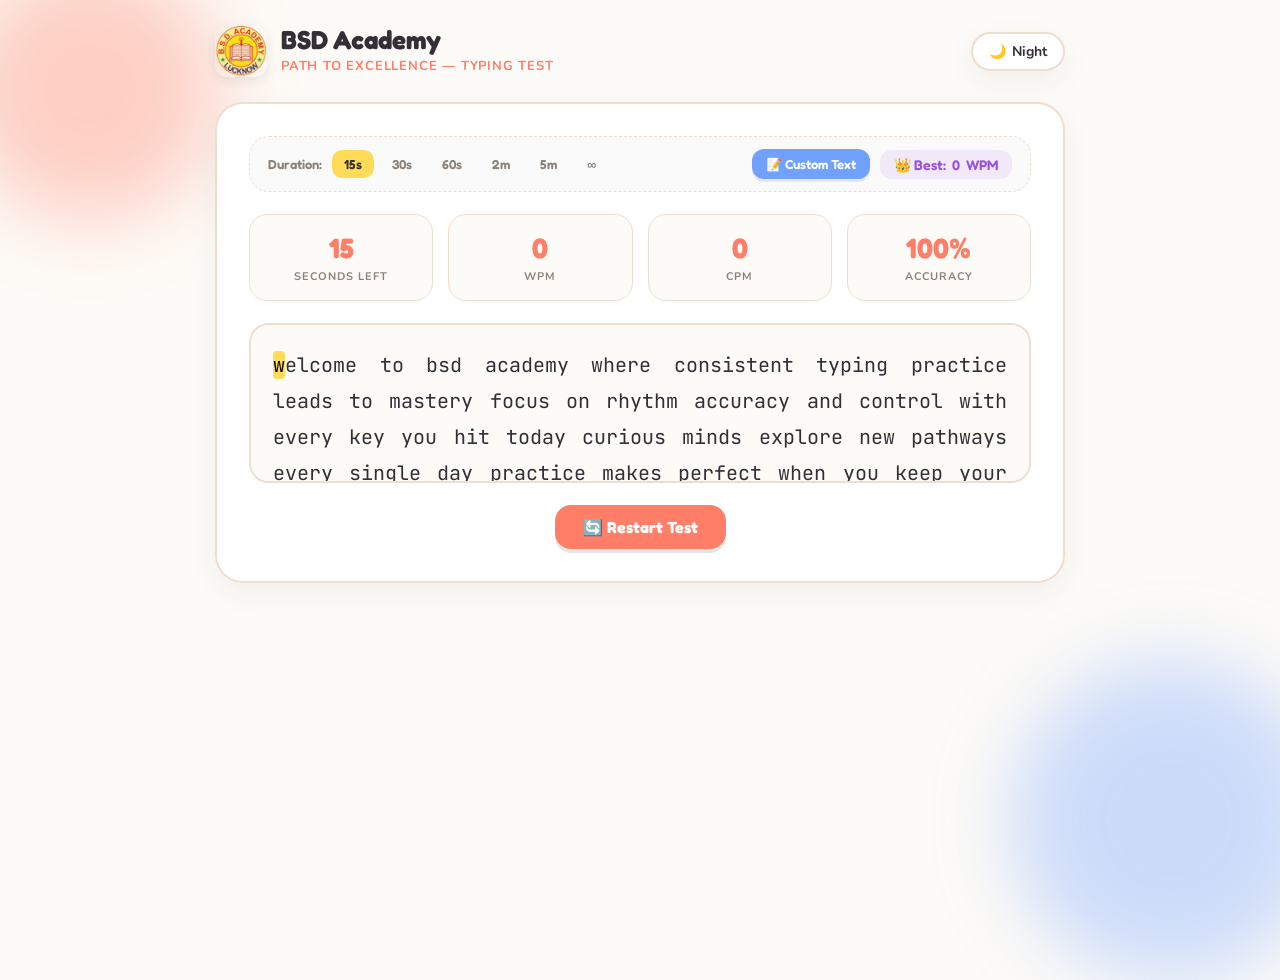
<file: activity/typingtest.html>
<!DOCTYPE html>
<html lang="en">
<head>
  <meta charset="UTF-8" />
  <meta name="viewport" content="width=device-width, initial-scale=1.0"/>
  <title>BSD Academy Typing Test</title>
  <!-- Google Fonts for TinyFingers aesthetic -->
  <link rel="preconnect" href="https://fonts.googleapis.com">
  <link rel="preconnect" href="https://fonts.gstatic.com" crossorigin>
  <link href="https://fonts.googleapis.com/css2?family=Fredoka:wght@400;500;600;700&family=Nunito:wght@400;600;700;800&family=JetBrains+Mono:wght@500;700&display=swap" rel="stylesheet">
  
  <style>
    :root {
      --bg-color: #fdfbf7;
      --card-bg: #ffffff;
      --text-main: #342e37;
      --text-muted: #8c827a;
      --accent-coral: #ff7e67;
      --accent-yellow: #ffdb58;
      --accent-mint: #62d2a2;
      --accent-sky: #70a1ff;
      --accent-purple: #9b51e0;
      --border-color: #eedecf;
      --correct-bg: #e8f5e9;
      --correct-color: #2e7d32;
      --incorrect-bg: #ffebee;
      --incorrect-color: #c62828;
      --current-bg: #fff9c4;
      --shadow: 0 10px 30px rgba(52, 46, 55, 0.06);
      --font-heading: 'Fredoka', sans-serif;
      --font-body: 'Nunito', sans-serif;
      --font-mono: 'JetBrains Mono', monospace;
    }

    /* Dark Mode Theme */
    body.dark-theme {
      --bg-color: #1e1e24;
      --card-bg: #2b2b36;
      --text-main: #f3f3f7;
      --text-muted: #a09fae;
      --border-color: #3f3f50;
      --correct-bg: #1b382b;
      --correct-color: #81c784;
      --incorrect-bg: #421c24;
      --incorrect-color: #e57373;
      --current-bg: #4a4325;
      --shadow: 0 10px 30px rgba(0, 0, 0, 0.3);
    }

    * {
      box-sizing: border-box;
      margin: 0;
      padding: 0;
      transition: background-color 0.3s ease, color 0.3s ease, border-color 0.3s ease;
    }

    body {
      font-family: var(--font-body);
      background-color: var(--bg-color);
      color: var(--text-main);
      display: flex;
      flex-direction: column;
      align-items: center;
      min-height: 100vh;
      padding: 20px;
    }

    /* Floating background shapes */
    .bg-shape {
      position: absolute;
      border-radius: 50%;
      z-index: -1;
      opacity: 0.35;
      filter: blur(40px);
    }
    .shape-1 { width: 260px; height: 260px; background: var(--accent-coral); top: -40px; left: -40px; }
    .shape-2 { width: 320px; height: 320px; background: var(--accent-sky); bottom: -80px; right: -50px; }

    header {
      width: 100%;
      max-width: 850px;
      display: flex;
      justify-content: space-between;
      align-items: center;
      margin-top: 5px;
      margin-bottom: 25px;
    }

    .brand {
      display: flex;
      align-items: center;
      gap: 14px;
    }

    /* Logo Image Styling */
    .brand-logo-img {
      width: 52px;
      height: 52px;
      object-fit: contain;
      border-radius: 12px;
      box-shadow: 0 4px 12px rgba(0, 0, 0, 0.08);
    }

    .brand-titles h1 {
      font-family: var(--font-heading);
      font-size: 26px;
      font-weight: 700;
      line-height: 1.1;
    }

    .brand-titles span {
      font-size: 13px;
      font-weight: 700;
      color: var(--accent-coral);
      letter-spacing: 0.8px;
      text-transform: uppercase;
    }

    .theme-toggle {
      background: var(--card-bg);
      border: 2px solid var(--border-color);
      color: var(--text-main);
      padding: 8px 16px;
      border-radius: 20px;
      cursor: pointer;
      font-family: var(--font-body);
      font-weight: 700;
      font-size: 14px;
      display: flex;
      align-items: center;
      gap: 6px;
      box-shadow: var(--shadow);
    }

    .theme-toggle:hover {
      transform: translateY(-2px);
    }

    /* Container Card */
    .app-card {
      background: var(--card-bg);
      width: 100%;
      max-width: 850px;
      border-radius: 28px;
      padding: 32px;
      box-shadow: var(--shadow);
      border: 2px solid var(--border-color);
      display: flex;
      flex-direction: column;
      gap: 22px;
      position: relative;
    }

    /* Control Bar */
    .controls-bar {
      display: flex;
      justify-content: space-between;
      align-items: center;
      flex-wrap: wrap;
      gap: 12px;
      background: rgba(0, 0, 0, 0.02);
      padding: 12px 18px;
      border-radius: 20px;
      border: 1px dashed var(--border-color);
    }

    .timer-options {
      display: flex;
      align-items: center;
      gap: 6px;
      flex-wrap: wrap;
    }

    .control-label {
      font-family: var(--font-heading);
      font-size: 13px;
      font-weight: 600;
      color: var(--text-muted);
      margin-right: 4px;
    }

    .time-btn {
      background: transparent;
      border: none;
      padding: 6px 12px;
      border-radius: 10px;
      font-family: var(--font-heading);
      font-weight: 600;
      color: var(--text-muted);
      cursor: pointer;
      font-size: 13px;
    }

    .time-btn.active, .time-btn:hover {
      background: var(--accent-yellow);
      color: #342e37;
    }

    .right-controls {
      display: flex;
      align-items: center;
      gap: 10px;
    }

    .custom-text-btn {
      background: var(--accent-sky);
      color: #ffffff;
      border: none;
      padding: 7px 14px;
      border-radius: 12px;
      font-family: var(--font-heading);
      font-weight: 600;
      font-size: 13px;
      cursor: pointer;
      display: flex;
      align-items: center;
      gap: 5px;
      box-shadow: 0 3px 0 rgba(0,0,0,0.08);
    }

    .custom-text-btn:hover {
      opacity: 0.9;
    }

    .high-score-badge {
      display: flex;
      align-items: center;
      gap: 6px;
      font-family: var(--font-heading);
      font-weight: 600;
      font-size: 14px;
      color: var(--accent-purple);
      background: rgba(155, 81, 224, 0.1);
      padding: 6px 14px;
      border-radius: 12px;
    }

    /* Stats Dashboard */
    .stats-grid {
      display: grid;
      grid-template-columns: repeat(4, 1fr);
      gap: 15px;
    }

    .stat-box {
      background: var(--bg-color);
      padding: 16px;
      border-radius: 18px;
      text-align: center;
      border: 1px solid var(--border-color);
    }

    .stat-value {
      font-family: var(--font-heading);
      font-size: 28px;
      font-weight: 700;
      color: var(--accent-coral);
    }

    .stat-label {
      font-size: 11px;
      font-weight: 700;
      text-transform: uppercase;
      letter-spacing: 1px;
      color: var(--text-muted);
      margin-top: 4px;
    }

    /* Justified Text Display Box */
    .text-display {
      font-family: var(--font-mono);
      font-size: 20px;
      line-height: 1.8;
      height: 160px;
      overflow-y: auto;
      background: var(--bg-color);
      padding: 22px;
      border-radius: 20px;
      border: 2px solid var(--border-color);
      user-select: none;
      position: relative;
      
      /* Justified Alignment Styling */
      text-align: justify;
      text-justify: inter-word;
      word-spacing: 0.05em;
    }

    /* Wrap words so inline flex justification spreads lines naturally */
    .word-span {
      display: inline-block;
      white-space: nowrap;
    }

    .char {
      position: relative;
      border-radius: 4px;
      padding: 1px 0;
    }

    .char.correct {
      background-color: var(--correct-bg);
      color: var(--correct-color);
    }

    .char.incorrect {
      background-color: var(--incorrect-bg);
      color: var(--incorrect-color);
      text-decoration: underline;
    }

    .char.current {
      background-color: var(--accent-yellow);
      color: #000;
      animation: pulse 1s infinite alternate;
    }

    @keyframes pulse {
      0% { opacity: 0.7; }
      100% { opacity: 1; }
    }

    #input-field {
      position: absolute;
      opacity: 0;
      z-index: -999;
    }

    /* Action Buttons */
    .action-bar {
      display: flex;
      justify-content: center;
      gap: 15px;
    }

    .btn {
      font-family: var(--font-heading);
      font-weight: 700;
      font-size: 16px;
      padding: 12px 28px;
      border-radius: 16px;
      border: none;
      cursor: pointer;
      display: flex;
      align-items: center;
      gap: 8px;
      box-shadow: 0 4px 0 rgba(0,0,0,0.1);
      transition: transform 0.1s ease, background 0.2s ease;
    }

    .btn:active {
      transform: translateY(3px);
      box-shadow: none;
    }

    .btn-primary {
      background: var(--accent-coral);
      color: #fff;
    }

    .btn-primary:hover {
      background: #ff654a;
    }

    /* Custom Text Drawer/Modal */
    .modal-overlay {
      position: fixed;
      top: 0; left: 0; right: 0; bottom: 0;
      background: rgba(0, 0, 0, 0.4);
      display: none;
      align-items: center;
      justify-content: center;
      z-index: 999;
      backdrop-filter: blur(4px);
    }

    .modal-overlay.active {
      display: flex;
    }

    .modal-card {
      background: var(--card-bg);
      border: 2px solid var(--border-color);
      border-radius: 24px;
      padding: 25px;
      width: 90%;
      max-width: 550px;
      box-shadow: var(--shadow);
      display: flex;
      flex-direction: column;
      gap: 16px;
    }

    .modal-card h3 {
      font-family: var(--font-heading);
      font-size: 20px;
    }

    .modal-card textarea {
      width: 100%;
      height: 140px;
      font-family: var(--font-mono);
      font-size: 14px;
      padding: 12px;
      border-radius: 14px;
      border: 2px solid var(--border-color);
      background: var(--bg-color);
      color: var(--text-main);
      resize: none;
      outline: none;
    }

    .modal-actions {
      display: flex;
      justify-content: flex-end;
      gap: 10px;
    }

    .btn-sm {
      padding: 8px 18px;
      font-size: 14px;
      border-radius: 12px;
    }

    .btn-secondary {
      background: var(--bg-color);
      color: var(--text-main);
      border: 2px solid var(--border-color);
    }

    /* Dynamic particle key effect */
    .key-effect {
      position: absolute;
      font-family: var(--font-heading);
      font-weight: 700;
      pointer-events: none;
      animation: floatUp 0.8s ease-out forwards;
    }

    @keyframes floatUp {
      0% { opacity: 1; transform: translateY(0) scale(1); }
      100% { opacity: 0; transform: translateY(-40px) scale(1.4); }
    }

    @media (max-width: 650px) {
      .stats-grid { grid-template-columns: repeat(2, 1fr); }
      .controls-bar { flex-direction: column; align-items: flex-start; }
      .text-display { font-size: 16px; text-align: left; }
    }
  </style>
</head>
<body>

  <!-- Floating background shapes -->
  <div class="bg-shape shape-1"></div>
  <div class="bg-shape shape-2"></div>

  <header>
    <div class="brand">
      <img src="/logo.png" alt="BSD Academy Logo" class="brand-logo-img" onerror="this.style.display='none';" />
      <div class="brand-titles">
        <h1>BSD Academy</h1>
        <span>Path to Excellence — Typing Test</span>
      </div>
    </div>
    <button class="theme-toggle" id="theme-btn" onclick="toggleTheme()">
      🌙 <span>Night</span>
    </button>
  </header>

  <main class="app-card" onclick="focusInput()">
    
    <!-- Top Control Bar -->
    <div class="controls-bar">
      <div class="timer-options">
        <span class="control-label">Duration:</span>
        <button class="time-btn active" onclick="setTimeMode(15, this)">15s</button>
        <button class="time-btn" onclick="setTimeMode(30, this)">30s</button>
        <button class="time-btn" onclick="setTimeMode(60, this)">60s</button>
        <button class="time-btn" onclick="setTimeMode(120, this)">2m</button>
        <button class="time-btn" onclick="setTimeMode(300, this)">5m</button>
        <button class="time-btn" onclick="setTimeMode(0, this)">∞</button>
      </div>
      <div class="right-controls">
        <button class="custom-text-btn" onclick="openCustomModal(event)">
          📝 Custom Text
        </button>
        <div class="high-score-badge">
          👑 Best: <span id="high-score">0</span> WPM
        </div>
      </div>
    </div>

    <!-- Live Dashboard -->
    <div class="stats-grid">
      <div class="stat-box">
        <div class="stat-value" id="timer">15</div>
        <div class="stat-label" id="timer-label">Seconds Left</div>
      </div>
      <div class="stat-box">
        <div class="stat-value" id="wpm">0</div>
        <div class="stat-label">WPM</div>
      </div>
      <div class="stat-box">
        <div class="stat-value" id="cpm">0</div>
        <div class="stat-label">CPM</div>
      </div>
      <div class="stat-box">
        <div class="stat-value" id="accuracy">100%</div>
        <div class="stat-label">Accuracy</div>
      </div>
    </div>

    <!-- Main Justified Typing Text Box -->
    <div class="text-display" id="text-display"></div>

    <!-- Hidden Input Field for capturing keyboard input -->
    <input type="text" id="input-field" autocomplete="off" autofocus />

    <!-- Action Bar -->
    <div class="action-bar">
      <button class="btn btn-primary" onclick="resetGame()">
        🔄 Restart Test
      </button>
    </div>
  </main>

  <!-- Custom Text Input Modal -->
  <div class="modal-overlay" id="custom-modal">
    <div class="modal-card">
      <h3>Paste Custom Text</h3>
      <p style="font-size: 13px; color: var(--text-muted);">Paste your custom lesson, essay, or typing material below:</p>
      <textarea id="custom-textarea" placeholder="Paste or type custom text here..."></textarea>
      <div class="modal-actions">
        <button class="btn btn-sm btn-secondary" onclick="closeCustomModal()">Cancel</button>
        <button class="btn btn-sm btn-primary" onclick="applyCustomText()">Apply & Start</button>
      </div>
    </div>
  </div>

  <script>
    const sampleParagraphs = [
      "welcome to bsd academy where consistent typing practice leads to mastery focus on rhythm accuracy and control with every key you hit today curious minds explore new pathways every single day practice makes perfect when you keep your fingers moving smoothly across the keyboard layout",
      "bsd academy typing tests boost your speed and precision focus on clarity first and velocity will naturally follow like waves on a peaceful shore laptops and desktops connect students across the globe sharing ideas stories and creative projects smoothly with every keystroke typed with care",
      "learning to type fast requires patience steady focus and relaxing your hands while keeping your rhythm clean like a clock heartbeat bright sunshine fills the classroom as students learn computational logic and modern technology skills with passion and dedication"
    ];

    let timerDuration = 15;
    let timeLeft = 15;
    let timerInterval = null;
    let isPlaying = false;
    let currentText = "";
    let customTextOverride = "";
    let charIndex = 0;
    let mistakes = 0;
    let totalTyped = 0;
    let isUnlimitedMode = false;

    const textDisplay = document.getElementById('text-display');
    const inputField = document.getElementById('input-field');
    const timerEl = document.getElementById('timer');
    const timerLabelEl = document.getElementById('timer-label');
    const wpmEl = document.getElementById('wpm');
    const cpmEl = document.getElementById('cpm');
    const accuracyEl = document.getElementById('accuracy');
    const highScoreEl = document.getElementById('high-score');
    const customModal = document.getElementById('custom-modal');
    const customTextarea = document.getElementById('custom-textarea');

    window.onload = () => {
      loadHighScore();
      resetGame();
    };

    function focusInput() {
      if (!customModal.classList.contains('active')) {
        inputField.focus();
      }
    }

    function setTimeMode(seconds, btn) {
      document.querySelectorAll('.time-btn').forEach(b => b.classList.remove('active'));
      btn.classList.add('active');
      timerDuration = seconds;
      isUnlimitedMode = (seconds === 0);
      resetGame();
    }

    function loadHighScore() {
      const savedScore = localStorage.getItem('bsd_academy_high_wpm') || 0;
      highScoreEl.innerText = savedScore;
    }

    function saveHighScore(currentWpm) {
      const savedScore = parseInt(localStorage.getItem('bsd_academy_high_wpm') || '0', 10);
      if (currentWpm > savedScore) {
        localStorage.setItem('bsd_academy_high_wpm', currentWpm);
        highScoreEl.innerText = currentWpm;
        triggerCelebration();
      }
    }

    function resetGame() {
      clearInterval(timerInterval);
      timerInterval = null;
      isPlaying = false;
      timeLeft = isUnlimitedMode ? 0 : timerDuration;
      charIndex = 0;
      mistakes = 0;
      totalTyped = 0;
      inputField.value = "";

      // UI Reset
      if (isUnlimitedMode) {
        timerEl.innerText = "∞";
        timerLabelEl.innerText = "Elapsed (s)";
      } else {
        timerEl.innerText = timeLeft;
        timerLabelEl.innerText = "Seconds Left";
      }

      wpmEl.innerText = "0";
      cpmEl.innerText = "0";
      accuracyEl.innerText = "100%";

      // Text Assignment
      if (customTextOverride.trim().length > 0) {
        currentText = customTextOverride.trim();
      } else {
        currentText = sampleParagraphs[Math.floor(Math.random() * sampleParagraphs.length)];
      }
      
      // Render text formatted into words with span characters to preserve text-align: justify
      textDisplay.innerHTML = "";
      const words = currentText.split(' ');
      let globalIdx = 0;

      words.forEach((word, wIdx) => {
        const wordSpan = document.createElement('span');
        wordSpan.className = 'word-span';

        word.split('').forEach((char) => {
          const charSpan = document.createElement('span');
          charSpan.classList.add('char');
          if (globalIdx === 0) charSpan.classList.add('current');
          charSpan.innerText = char;
          wordSpan.appendChild(charSpan);
          globalIdx++;
        });

        textDisplay.appendChild(wordSpan);

        // Add trailing space character span except for the last word
        if (wIdx < words.length - 1) {
          const spaceSpan = document.createElement('span');
          spaceSpan.classList.add('char');
          spaceSpan.innerText = ' ';
          textDisplay.appendChild(spaceSpan);
          globalIdx++;
        }
      });

      focusInput();
    }

    function startGame() {
      isPlaying = true;
      timerInterval = setInterval(() => {
        if (isUnlimitedMode) {
          timeLeft++;
          timerEl.innerText = timeLeft;
          calculateStats();
        } else {
          if (timeLeft > 0) {
            timeLeft--;
            timerEl.innerText = timeLeft;
            calculateStats();
          } else {
            endGame();
          }
        }
      }, 1000);
    }

    function endGame() {
      clearInterval(timerInterval);
      isPlaying = false;
      inputField.blur();
      
      const finalWpm = parseInt(wpmEl.innerText, 10);
      saveHighScore(finalWpm);
    }

    // Typing Event Capture
    inputField.addEventListener('input', (e) => {
      if (!isPlaying && (timeLeft > 0 || isUnlimitedMode)) {
        startGame();
      }

      const characters = textDisplay.querySelectorAll('.char');
      const typedValue = inputField.value;
      const typedChar = typedValue[typedValue.length - 1];

      if (e.inputType === "deleteContentBackward") {
        if (charIndex > 0) {
          characters[charIndex].classList.remove('current');
          charIndex--;
          characters[charIndex].classList.remove('correct', 'incorrect');
          characters[charIndex].classList.add('current');
        }
      } else if (charIndex < characters.length) {
        totalTyped++;
        const targetChar = characters[charIndex].innerText;

        if (typedChar === targetChar) {
          characters[charIndex].classList.add('correct');
        } else {
          characters[charIndex].classList.add('incorrect');
          mistakes++;
        }

        createKeyParticle(typedChar);

        characters[charIndex].classList.remove('current');
        charIndex++;

        if (charIndex < characters.length) {
          characters[charIndex].classList.add('current');
          characters[charIndex].scrollIntoView({ behavior: 'smooth', block: 'nearest' });
        } else {
          endGame();
        }
      }

      calculateStats();
    });

    function calculateStats() {
      const timeElapsed = isUnlimitedMode ? timeLeft : (timerDuration - timeLeft);
      if (timeElapsed <= 0) return;

      const timeInMinutes = timeElapsed / 60;
      const correctChars = charIndex - mistakes;
      const cpm = Math.max(0, Math.round((correctChars / timeElapsed) * 60));
      const wpm = Math.max(0, Math.round((correctChars / 5) / timeInMinutes));
      const accuracy = totalTyped > 0 ? Math.round(((totalTyped - mistakes) / totalTyped) * 100) : 100;

      wpmEl.innerText = wpm;
      cpmEl.innerText = cpm;
      accuracyEl.innerText = `${Math.max(0, accuracy)}%`;
    }

    // Visual Key Particle
    function createKeyParticle(char) {
      if (!char || char === " ") return;
      const particle = document.createElement('div');
      particle.className = 'key-effect';
      particle.innerText = char;
      
      const colors = ['#ff7e67', '#62d2a2', '#70a1ff', '#9b51e0', '#ffdb58'];
      particle.style.color = colors[Math.floor(Math.random() * colors.length)];
      
      const rect = textDisplay.getBoundingClientRect();
      particle.style.left = `${rect.left + 40 + Math.random() * (rect.width - 80)}px`;
      particle.style.top = `${rect.top + 30}px`;

      document.body.appendChild(particle);

      setTimeout(() => {
        particle.remove();
      }, 800);
    }

    // Modal Control
    function openCustomModal(e) {
      e.stopPropagation();
      customModal.classList.add('active');
      customTextarea.focus();
    }

    function closeCustomModal() {
      customModal.classList.remove('active');
      focusInput();
    }

    function applyCustomText() {
      customTextOverride = customTextarea.value;
      closeCustomModal();
      resetGame();
    }

    function triggerCelebration() {
      alert("🎉 BSD Academy New High Score Achieved!");
    }

    // Theme Switcher
    function toggleTheme() {
      const body = document.body;
      const themeBtn = document.getElementById('theme-btn');
      body.classList.toggle('dark-theme');

      if (body.classList.contains('dark-theme')) {
        themeBtn.innerHTML = '☀️ <span>Day</span>';
      } else {
        themeBtn.innerHTML = '🌙 <span>Night</span>';
      }
    }
  </script>
</body>
</html>
</file>
